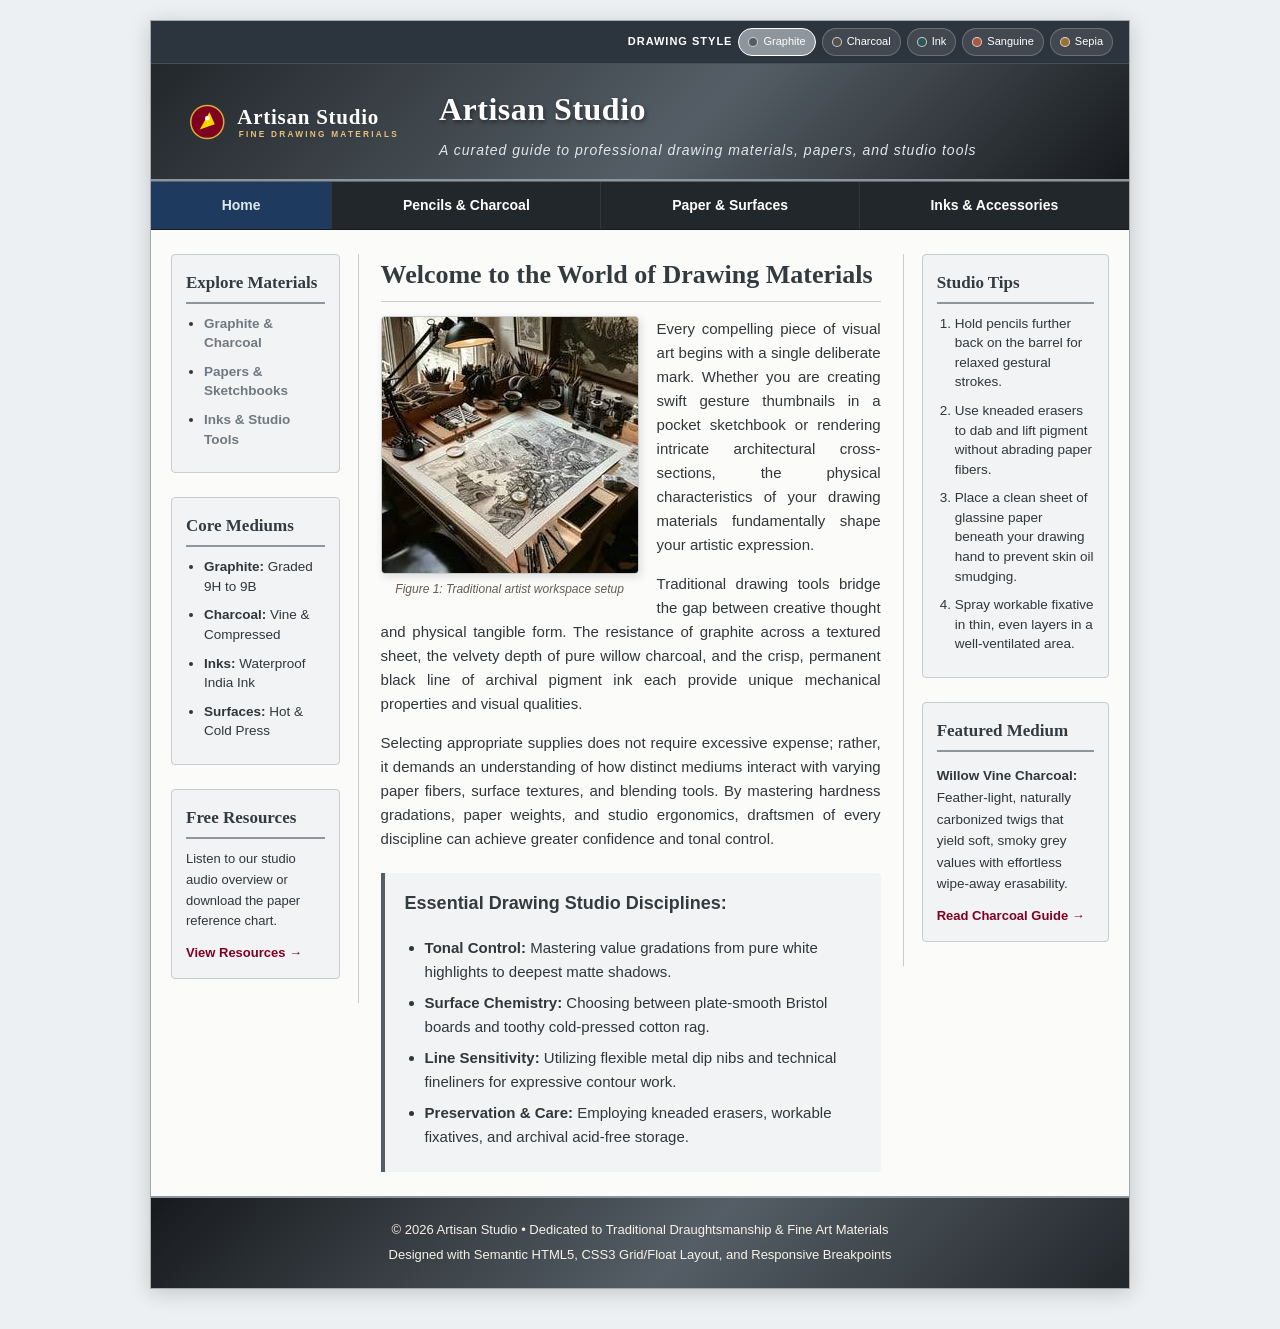
<file: index.html>
<!DOCTYPE html>
<html lang="en">

<head>
    <meta charset="UTF-8">
    <meta name="viewport" content="width=device-width, initial-scale=1.0">
    <title>Artisan Studio - Fine Drawing Materials &amp; Supplies</title>
    <!-- Stylesheets: normalize.css for browser resets, main.css for home page -->
    <link rel="stylesheet" href="styles/normalize.css">
    <link rel="stylesheet" href="styles/themes.css">
    <link rel="stylesheet" href="styles/main.css">
</head>

<body>

    <input class="drawing-style-radio" type="radio" name="drawing-style" id="drawing-style-graphite" value="graphite" checked>
    <input class="drawing-style-radio" type="radio" name="drawing-style" id="drawing-style-charcoal" value="charcoal">
    <input class="drawing-style-radio" type="radio" name="drawing-style" id="drawing-style-ink" value="ink">
    <input class="drawing-style-radio" type="radio" name="drawing-style" id="drawing-style-sanguine" value="sanguine">
    <input class="drawing-style-radio" type="radio" name="drawing-style" id="drawing-style-sepia" value="sepia">

    <!-- Fixed-width, centered page container -->
    <div class="page-container">
        <div class="drawing-style-bar" aria-label="Drawing style colors">
            <span class="drawing-style-label">Drawing Style</span>
            <label for="drawing-style-graphite"><span class="drawing-style-dot graphite"></span>Graphite</label>
            <label for="drawing-style-charcoal"><span class="drawing-style-dot charcoal"></span>Charcoal</label>
            <label for="drawing-style-ink"><span class="drawing-style-dot ink"></span>Ink</label>
            <label for="drawing-style-sanguine"><span class="drawing-style-dot sanguine"></span>Sanguine</label>
            <label for="drawing-style-sepia"><span class="drawing-style-dot sepia"></span>Sepia</label>
        </div>

        <!-- Site Header with Gradient, Logo, Title, and Tagline -->
        <header class="site-header">
            <div class="header-brand">
                <img src="images/logo.svg" alt="Artisan Studio Logo" class="site-logo">
                <div class="header-text">
                    <h1 class="site-title">Artisan Studio</h1>
                    <p class="site-tagline">A curated guide to professional drawing materials, papers, and studio tools
                    </p>
                </div>
            </div>
        </header>

        <!-- Horizontal Navigation Menu -->
        <nav class="main-nav" aria-label="Main Navigation">
            <ul>
                <li><a href="index.html" class="active">Home</a></li>
                <li><a href="graphite-charcoal.html">Pencils &amp; Charcoal</a></li>
                <li><a href="paper-surfaces.html">Paper &amp; Surfaces</a></li>
                <li><a href="pens-accessories.html">Inks &amp; Accessories</a></li>
            </ul>
        </nav>

        <!-- Three-Column Layout Container: Left Aside, Main Section, Right Aside -->
        <div class="main-wrapper">

            <!-- Sidebar A: Left Aside with Navigation Links -->
            <aside class="sidebar-left" aria-label="Quick Navigation">
                <div class="sidebar-box">
                    <h2>Explore Materials</h2>
                    <ul>
                        <li><a href="graphite-charcoal.html">Graphite &amp; Charcoal</a></li>
                        <li><a href="paper-surfaces.html">Papers &amp; Sketchbooks</a></li>
                        <li><a href="pens-accessories.html">Inks &amp; Studio Tools</a></li>
                    </ul>
                </div>

                <div class="sidebar-box">
                    <h3>Core Mediums</h3>
                    <ul>
                        <li><strong>Graphite:</strong> Graded 9H to 9B</li>
                        <li><strong>Charcoal:</strong> Vine &amp; Compressed</li>
                        <li><strong>Inks:</strong> Waterproof India Ink</li>
                        <li><strong>Surfaces:</strong> Hot &amp; Cold Press</li>
                    </ul>
                </div>

                <div class="sidebar-box">
                    <h3>Free Resources</h3>
                    <p style="font-size: 13px; margin: 0 0 8px 0;">Listen to our studio audio overview or download the
                        paper reference chart.</p>
                    <a href="paper-surfaces.html" style="font-size: 13px; font-weight: bold; color: #800020;">View
                        Resources &rarr;</a>
                </div>
            </aside>

            <!-- Main Content Section: Floated Image, Headings, and Descriptive Text -->
            <section class="main-content">
                <h2 class="content-title">Welcome to the World of Drawing Materials</h2>

                <!-- Floated Hero Image with Figure and Caption -->
                <figure class="hero-image-wrap">
                    <img src="./images/images.jpg"
                        alt="Classic artist drawing desk with graphite pencils, sketchbook, and charcoal">
                    <figcaption>Figure 1: Traditional artist workspace setup</figcaption>
                </figure>

                <p>
                    Every compelling piece of visual art begins with a single deliberate mark. Whether you are creating
                    swift gesture thumbnails in a pocket sketchbook or rendering intricate architectural cross-sections,
                    the physical characteristics of your drawing materials fundamentally shape your artistic expression.
                </p>

                <p>
                    Traditional drawing tools bridge the gap between creative thought and physical tangible form. The
                    resistance of graphite across a textured sheet, the velvety depth of pure willow charcoal, and the
                    crisp, permanent black line of archival pigment ink each provide unique mechanical properties and
                    visual qualities.
                </p>

                <p>
                    Selecting appropriate supplies does not require excessive expense; rather, it demands an
                    understanding of how distinct mediums interact with varying paper fibers, surface textures, and
                    blending tools. By mastering hardness gradations, paper weights, and studio ergonomics, draftsmen of
                    every discipline can achieve greater confidence and tonal control.
                </p>

                <!-- Unordered Feature List -->
                <div class="feature-list-box">
                    <h3>Essential Drawing Studio Disciplines:</h3>
                    <ul>
                        <li><strong>Tonal Control:</strong> Mastering value gradations from pure white highlights to
                            deepest matte shadows.</li>
                        <li><strong>Surface Chemistry:</strong> Choosing between plate-smooth Bristol boards and toothy
                            cold-pressed cotton rag.</li>
                        <li><strong>Line Sensitivity:</strong> Utilizing flexible metal dip nibs and technical
                            fineliners for expressive contour work.</li>
                        <li><strong>Preservation &amp; Care:</strong> Employing kneaded erasers, workable fixatives, and
                            archival acid-free storage.</li>
                    </ul>
                </div>
            </section>

            <!-- Sidebar B: Right Aside with Highlights & Tips -->
            <aside class="sidebar-right" aria-label="Studio Tips and Highlights">
                <div class="sidebar-box">
                    <h2>Studio Tips</h2>
                    <ol>
                        <li>Hold pencils further back on the barrel for relaxed gestural strokes.</li>
                        <li>Use kneaded erasers to dab and lift pigment without abrading paper fibers.</li>
                        <li>Place a clean sheet of glassine paper beneath your drawing hand to prevent skin oil
                            smudging.</li>
                        <li>Spray workable fixative in thin, even layers in a well-ventilated area.</li>
                    </ol>
                </div>

                <div class="sidebar-box">
                    <h3>Featured Medium</h3>
                    <p style="font-size: 13.5px; margin-bottom: 8px;">
                        <strong>Willow Vine Charcoal:</strong> Feather-light, naturally carbonized twigs that yield
                        soft, smoky grey values with effortless wipe-away erasability.
                    </p>
                    <a href="graphite-charcoal.html" style="font-size: 13px; font-weight: bold; color: #800020;">Read
                        Charcoal Guide &rarr;</a>
                </div>
            </aside>

        </div>

        <!-- Site Footer with Gradient and Character Entities -->
        <footer class="site-footer">
            <p>&copy; 2026 Artisan Studio &bull; Dedicated to Traditional Draughtsmanship &amp; Fine Art Materials</p>
            <p>Designed with Semantic HTML5, CSS3 Grid/Float Layout, and Responsive Breakpoints</p>
        </footer>

    </div>
    
   
</body>
</html>
</file>
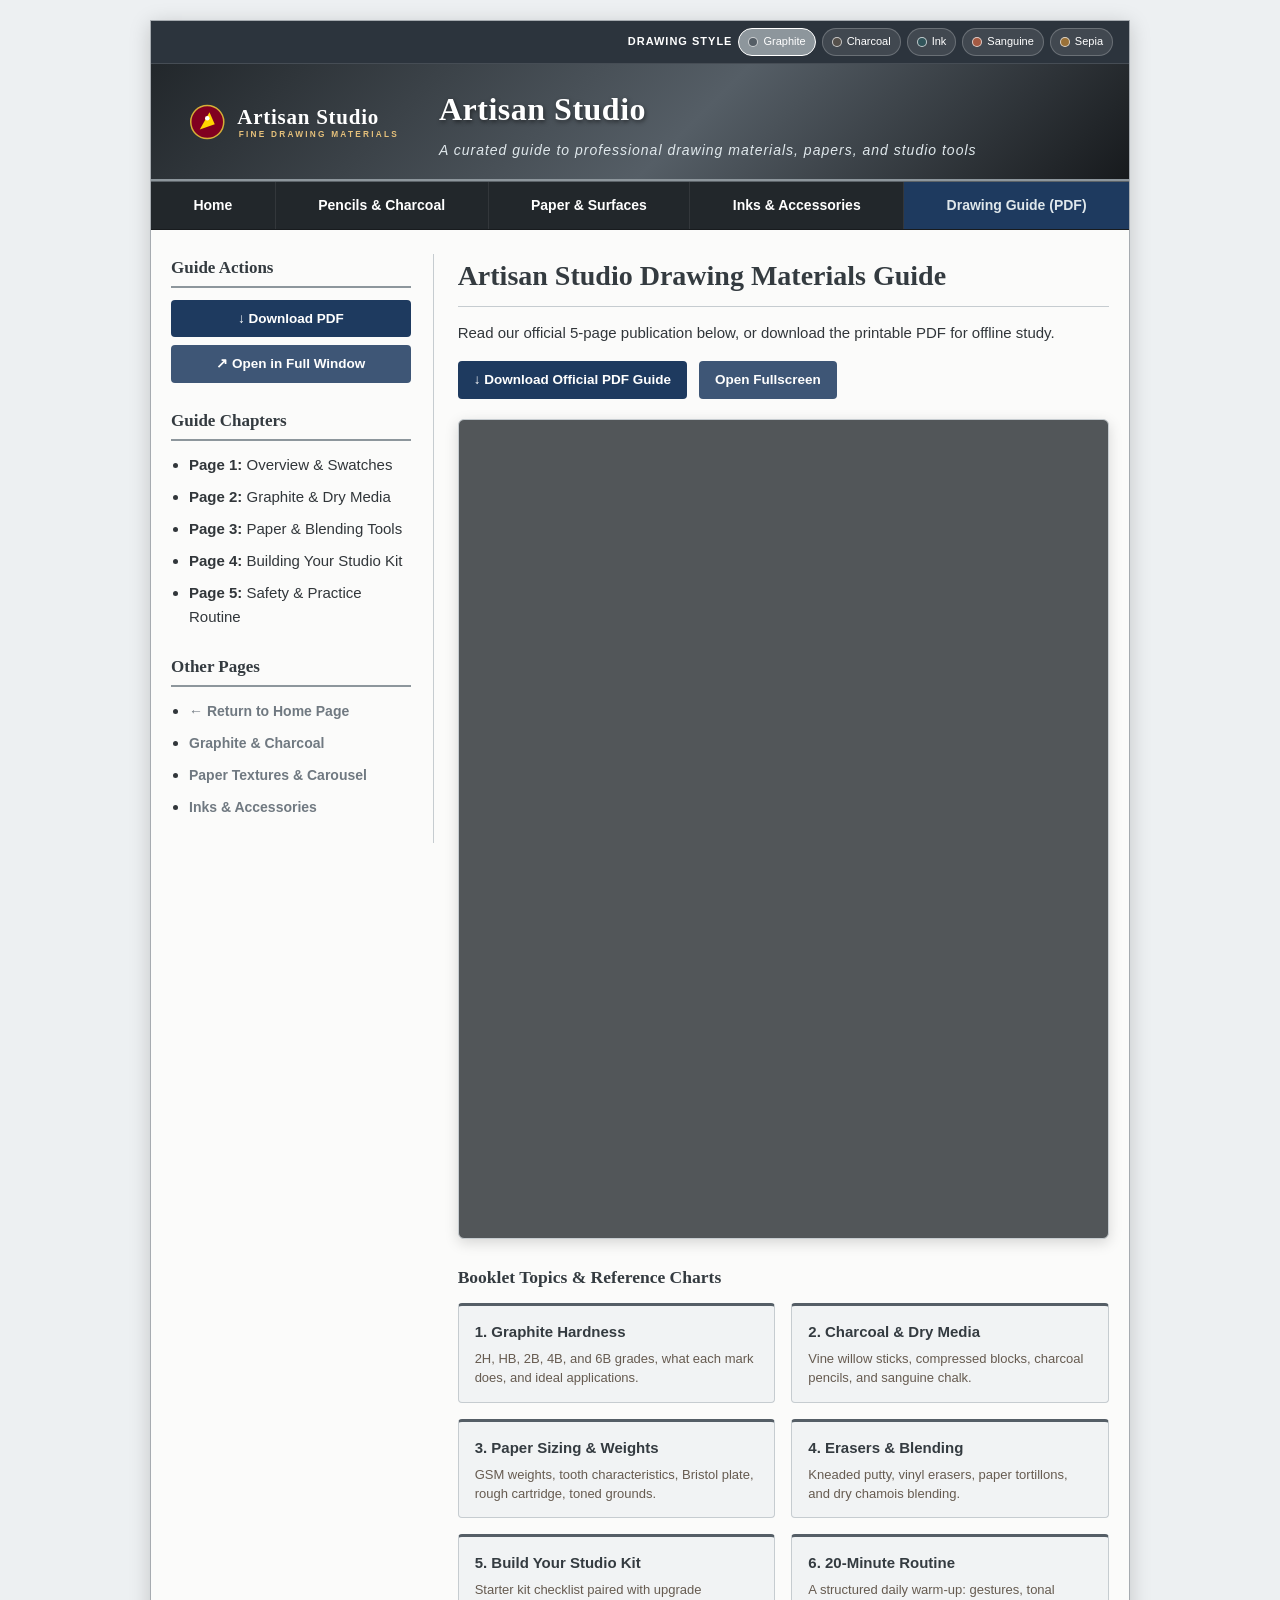
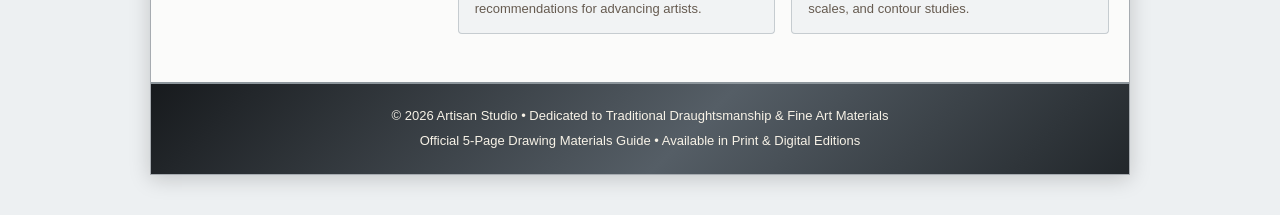
<file: guide.html>
<!DOCTYPE html>
<html lang="en">
<head>
    <meta charset="UTF-8">
    <meta name="viewport" content="width=device-width, initial-scale=1.0">
    <title>Drawing Materials Guide (PDF) - Artisan Studio</title>
    <link rel="stylesheet" href="styles/normalize.css">
    <link rel="stylesheet" href="styles/themes.css">
    <link rel="stylesheet" href="styles/content.css">
    <style>
        .pdf-viewer-wrap {
            width: 100%;
            height: 820px;
            border: 1px solid var(--box-border, #c0cad6);
            border-radius: 6px;
            box-shadow: 0 4px 14px rgba(0, 0, 0, 0.15);
            background-color: #525659;
            margin-bottom: 24px;
            overflow: hidden;
        }

        .pdf-viewer-frame {
            width: 100%;
            height: 100%;
            border: none;
        }

        .guide-highlights-grid {
            display: grid;
            grid-template-columns: repeat(auto-fit, minmax(220px, 1fr));
            gap: 16px;
            margin-bottom: 24px;
        }

        .highlight-card {
            background-color: var(--box-bg, #f0f3f7);
            border: 1px solid var(--box-border, #c0cad6);
            border-top: 3px solid var(--primary-color, #0f1f3a);
            padding: 14px 16px;
            border-radius: 4px;
            transition: all 0.3s ease;
        }

        .highlight-card h4 {
            margin: 0 0 6px 0;
            color: var(--heading-color, #0f1f3a);
            font-size: 15px;
        }

        .highlight-card p {
            margin: 0;
            font-size: 13px;
            color: #665b50;
            line-height: 1.45;
        }

        .action-button-row {
            display: flex;
            gap: 12px;
            flex-wrap: wrap;
            margin-bottom: 20px;
        }
    </style>
</head>
<body>
    <input class="drawing-style-radio" type="radio" name="drawing-style" id="drawing-style-graphite" value="graphite" checked>
    <input class="drawing-style-radio" type="radio" name="drawing-style" id="drawing-style-charcoal" value="charcoal">
    <input class="drawing-style-radio" type="radio" name="drawing-style" id="drawing-style-ink" value="ink">
    <input class="drawing-style-radio" type="radio" name="drawing-style" id="drawing-style-sanguine" value="sanguine">
    <input class="drawing-style-radio" type="radio" name="drawing-style" id="drawing-style-sepia" value="sepia">

    <div class="page-container">
        <div class="drawing-style-bar" aria-label="Drawing style colors">
            <span class="drawing-style-label">Drawing Style</span>
            <label for="drawing-style-graphite"><span class="drawing-style-dot graphite"></span>Graphite</label>
            <label for="drawing-style-charcoal"><span class="drawing-style-dot charcoal"></span>Charcoal</label>
            <label for="drawing-style-ink"><span class="drawing-style-dot ink"></span>Ink</label>
            <label for="drawing-style-sanguine"><span class="drawing-style-dot sanguine"></span>Sanguine</label>
            <label for="drawing-style-sepia"><span class="drawing-style-dot sepia"></span>Sepia</label>
        </div>

        <header class="site-header">
            <div class="header-brand">
                <img src="images/logo.svg" alt="Artisan Studio Logo" class="site-logo">
                <div class="header-text">
                    <h1 class="site-title">Artisan Studio</h1>
                    <p class="site-tagline">A curated guide to professional drawing materials, papers, and studio tools</p>
                </div>
            </div>
        </header>

        <nav class="main-nav" aria-label="Main Navigation">
            <ul>
                <li><a href="index.html">Home</a></li>
                <li><a href="graphite-charcoal.html">Pencils &amp; Charcoal</a></li>
                <li><a href="paper-surfaces.html">Paper &amp; Surfaces</a></li>
                <li><a href="pens-accessories.html">Inks &amp; Accessories</a></li>
                <li><a href="guide.html" class="active">Drawing Guide (PDF)</a></li>
            </ul>
        </nav>

        <div class="main-wrapper">

            <aside class="content-sidebar" aria-label="Guide Bookmarks and Downloads">
                <div class="sidebar-section">
                    <h2>Guide Actions</h2>
                    <div style="margin-bottom: 14px;">
                        <a href="docs/drawing-materials-guide.pdf" class="btn-action" style="display: block; text-align: center; margin-bottom: 8px;" download>
                            &darr; Download PDF
                        </a>
                        <a href="docs/drawing-materials-guide.pdf" class="btn-action" style="display: block; text-align: center; opacity: 0.85;" target="_blank">
                            &nearr; Open in Full Window
                        </a>
                    </div>
                </div>

                <div class="sidebar-section">
                    <h3>Guide Chapters</h3>
                    <ul class="resource-links">
                        <li><strong>Page 1:</strong> Overview &amp; Swatches</li>
                        <li><strong>Page 2:</strong> Graphite &amp; Dry Media</li>
                        <li><strong>Page 3:</strong> Paper &amp; Blending Tools</li>
                        <li><strong>Page 4:</strong> Building Your Studio Kit</li>
                        <li><strong>Page 5:</strong> Safety &amp; Practice Routine</li>
                    </ul>
                </div>

                <div class="sidebar-section">
                    <h3>Other Pages</h3>
                    <ul class="resource-links">
                        <li><a href="index.html">&larr; Return to Home Page</a></li>
                        <li><a href="graphite-charcoal.html">Graphite &amp; Charcoal</a></li>
                        <li><a href="paper-surfaces.html">Paper Textures &amp; Carousel</a></li>
                        <li><a href="pens-accessories.html">Inks &amp; Accessories</a></li>
                    </ul>
                </div>
            </aside>

            <section class="content-main">
                <h2 class="main-heading">Artisan Studio Drawing Materials Guide</h2>

                <p style="margin-top: 0; margin-bottom: 16px;">
                    Read our official 5-page publication below, or download the printable PDF for offline study.
                </p>

                <div class="action-button-row">
                    <a href="docs/drawing-materials-guide.pdf" class="btn-action" download>&darr; Download Official PDF Guide</a>
                    <a href="docs/drawing-materials-guide.pdf" class="btn-action" style="opacity: 0.85;" target="_blank">Open Fullscreen</a>
                </div>

                <div class="pdf-viewer-wrap">
                    <object data="docs/drawing-materials-guide.pdf#toolbar=1&navpanes=1" type="application/pdf" class="pdf-viewer-frame">
                        <iframe src="docs/drawing-materials-guide.pdf" class="pdf-viewer-frame">
                            <p>Your browser does not support embedded PDF viewing.
                                <a href="docs/drawing-materials-guide.pdf" class="btn-action">Download the PDF</a>.
                            </p>
                        </iframe>
                    </object>
                </div>

                <h3 style="font-family: Georgia, serif; color: var(--heading-color); margin-top: 24px; margin-bottom: 12px;">Booklet Topics &amp; Reference Charts</h3>
                <div class="guide-highlights-grid">
                    <div class="highlight-card">
                        <h4>1. Graphite Hardness</h4>
                        <p>2H, HB, 2B, 4B, and 6B grades, what each mark does, and ideal applications.</p>
                    </div>
                    <div class="highlight-card">
                        <h4>2. Charcoal &amp; Dry Media</h4>
                        <p>Vine willow sticks, compressed blocks, charcoal pencils, and sanguine chalk.</p>
                    </div>
                    <div class="highlight-card">
                        <h4>3. Paper Sizing &amp; Weights</h4>
                        <p>GSM weights, tooth characteristics, Bristol plate, rough cartridge, toned grounds.</p>
                    </div>
                    <div class="highlight-card">
                        <h4>4. Erasers &amp; Blending</h4>
                        <p>Kneaded putty, vinyl erasers, paper tortillons, and dry chamois blending.</p>
                    </div>
                    <div class="highlight-card">
                        <h4>5. Build Your Studio Kit</h4>
                        <p>Starter kit checklist paired with upgrade recommendations for advancing artists.</p>
                    </div>
                    <div class="highlight-card">
                        <h4>6. 20-Minute Routine</h4>
                        <p>A structured daily warm-up: gestures, tonal scales, and contour studies.</p>
                    </div>
                </div>

            </section>

        </div>

        <footer class="site-footer">
            <p>&copy; 2026 Artisan Studio &bull; Dedicated to Traditional Draughtsmanship &amp; Fine Art Materials</p>
            <p>Official 5-Page Drawing Materials Guide &bull; Available in Print &amp; Digital Editions</p>
        </footer>

    </div>

</body>
</html>
</file>
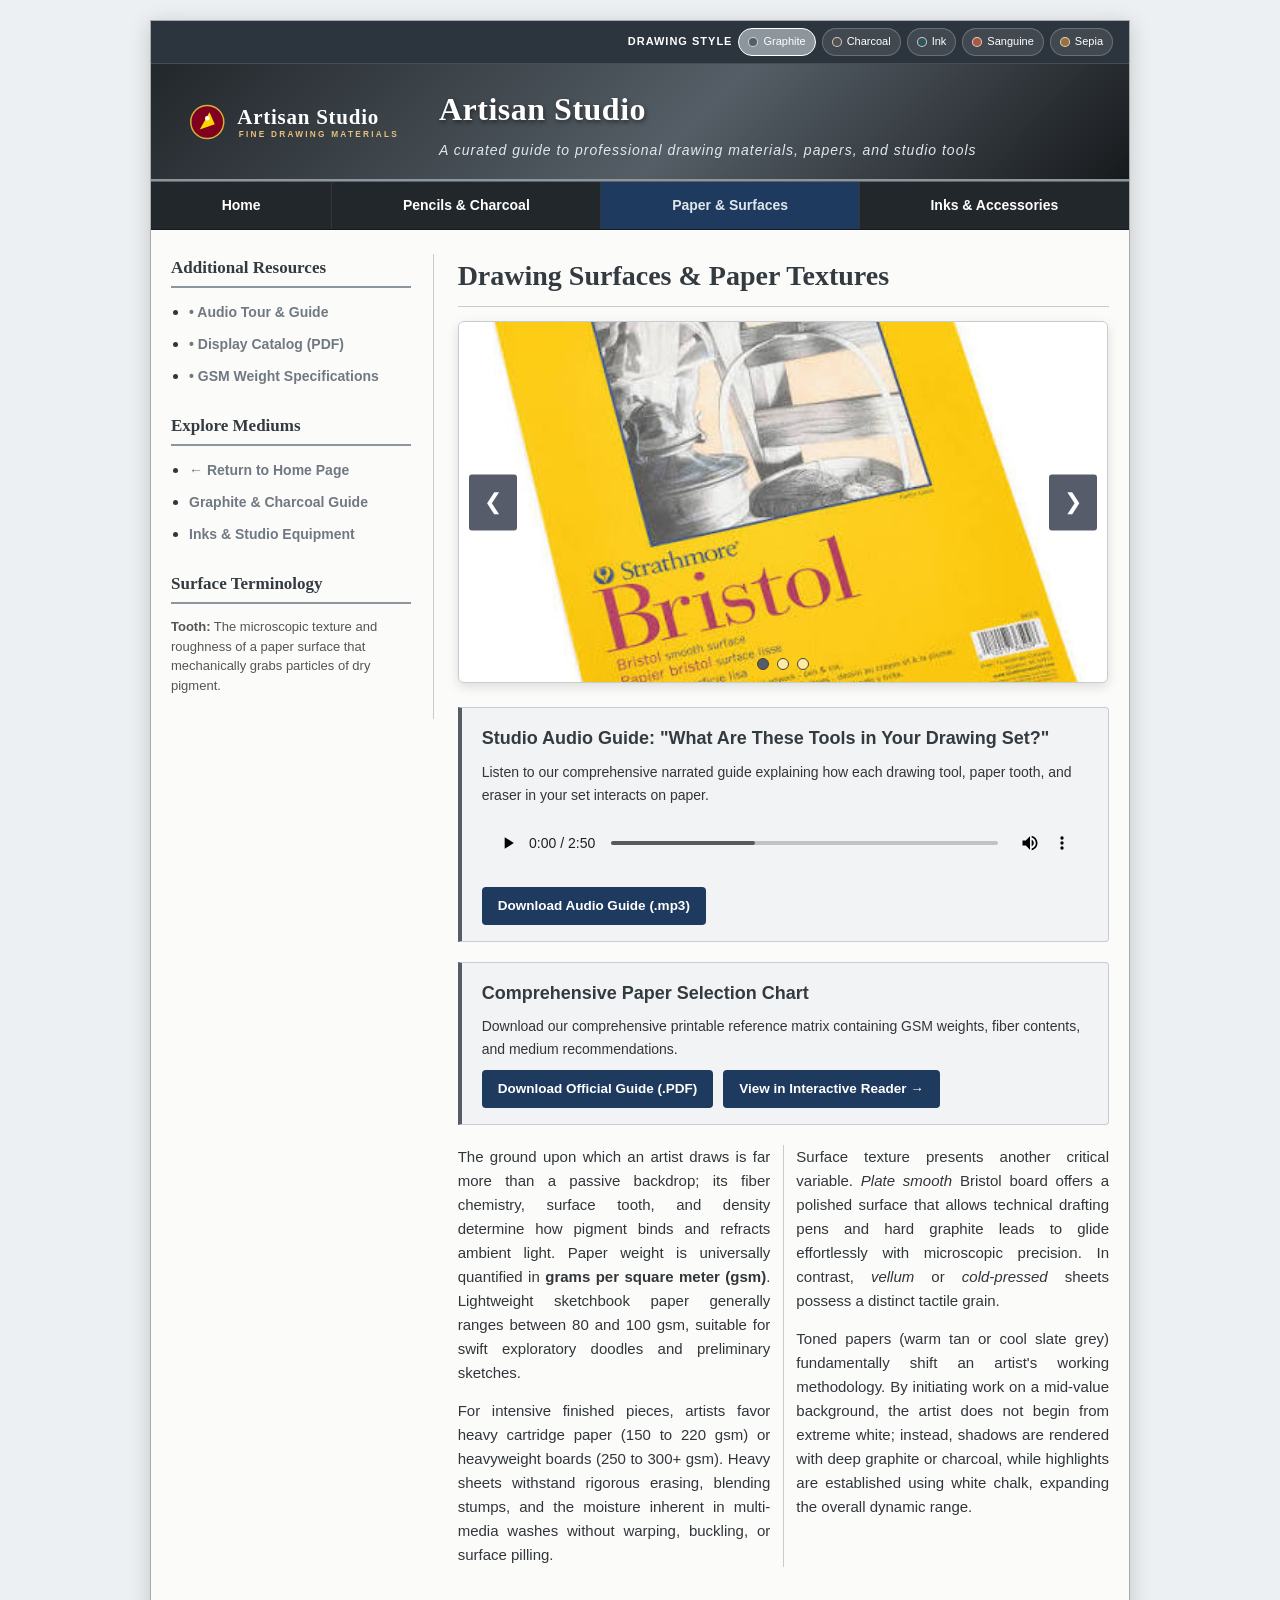
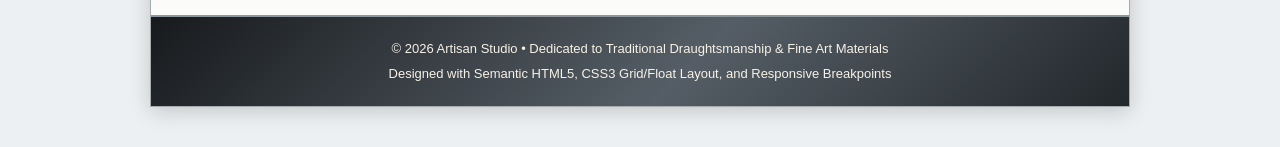
<file: paper-surfaces.html>
<!DOCTYPE html>
<html lang="en">

<head>
    <meta charset="UTF-8">
    <meta name="viewport" content="width=device-width, initial-scale=1.0">
    <title>Paper &amp; Drawing Surfaces - Artisan Studio</title>
    <!-- Stylesheets: normalize.css and content.css -->
    <link rel="stylesheet" href="styles/normalize.css">
    <link rel="stylesheet" href="styles/themes.css">
    <link rel="stylesheet" href="styles/content.css">
</head>

<body>

    <input class="drawing-style-radio" type="radio" name="drawing-style" id="drawing-style-graphite" value="graphite" checked>
    <input class="drawing-style-radio" type="radio" name="drawing-style" id="drawing-style-charcoal" value="charcoal">
    <input class="drawing-style-radio" type="radio" name="drawing-style" id="drawing-style-ink" value="ink">
    <input class="drawing-style-radio" type="radio" name="drawing-style" id="drawing-style-sanguine" value="sanguine">
    <input class="drawing-style-radio" type="radio" name="drawing-style" id="drawing-style-sepia" value="sepia">

    <!-- Fixed-width, centered container -->
    <div class="page-container">
        <div class="drawing-style-bar" aria-label="Drawing style colors">
            <span class="drawing-style-label">Drawing Style</span>
            <label for="drawing-style-graphite"><span class="drawing-style-dot graphite"></span>Graphite</label>
            <label for="drawing-style-charcoal"><span class="drawing-style-dot charcoal"></span>Charcoal</label>
            <label for="drawing-style-ink"><span class="drawing-style-dot ink"></span>Ink</label>
            <label for="drawing-style-sanguine"><span class="drawing-style-dot sanguine"></span>Sanguine</label>
            <label for="drawing-style-sepia"><span class="drawing-style-dot sepia"></span>Sepia</label>
        </div>

        <!-- Site Header with Gradient, Logo, and Title -->
        <header class="site-header">
            <div class="header-brand">
                <img src="images/logo.svg" alt="Artisan Studio Logo" class="site-logo">
                <div class="header-text">
                    <h1 class="site-title">Artisan Studio</h1>
                    <p class="site-tagline">A curated guide to professional drawing materials, papers, and studio tools
                    </p>
                </div>
            </div>
        </header>

        <!-- Horizontal Navigation Bar -->
        <nav class="main-nav" aria-label="Main Navigation">
            <ul>
                <li><a href="index.html">Home</a></li>
                <li><a href="graphite-charcoal.html">Pencils &amp; Charcoal</a></li>
                <li><a href="paper-surfaces.html" class="active">Paper &amp; Surfaces</a></li>
                <li><a href="pens-accessories.html">Inks &amp; Accessories</a></li>
            </ul>
        </nav>

        
        <div class="main-wrapper">

            <!-- Left Aside: Additional Resources (Audio & PDF) and Navigation -->
            <aside class="content-sidebar" aria-label="Sidebar Resources">
                <div class="sidebar-section">
                    <h2>Additional Resources</h2>
                    <ul class="resource-links">
                        <li><a href="./audio/vidssave.com What Are These Tools in Your Drawing Set_!_ 48KBPS.mp3"
                                download>&bull; Audio Tour &amp; Guide</a></li>
                        <li><a href="docs/drawing-materials-catalog.pdf" target="_blank">&bull; Display Catalog
                                (PDF)</a></li>
                        <li><a href="#paper-weights">&bull; GSM Weight Specifications</a></li>
                    </ul>
                </div>

                <div class="sidebar-section">
                    <h3>Explore Mediums</h3>
                    <ul class="resource-links">
                        <li><a href="index.html">&larr; Return to Home Page</a></li>
                        <li><a href="graphite-charcoal.html">Graphite &amp; Charcoal Guide</a></li>
                        <li><a href="pens-accessories.html">Inks &amp; Studio Equipment</a></li>
                    </ul>
                </div>

                <div class="sidebar-section">
                    <h3>Surface Terminology</h3>
                    <p style="font-size: 13px; line-height: 1.5; color: #555;">
                        <strong>Tooth:</strong> The microscopic texture and roughness of a paper surface that
                        mechanically grabs particles of dry pigment.
                    </p>
                </div>
            </aside>

            <!-- Main Content Section: Carousel, Media Links, and Descriptive Text -->
            <section class="content-main">
                <h2 class="main-heading">Drawing Surfaces &amp; Paper Textures</h2>

                <!-- Interactive Image Carousel Component -->
                <div class="carousel-container" aria-label="Drawing Paper Showcase Carousel">
                    <input class="carousel-radio" type="radio" name="paper-slide" id="paper-slide-1" checked>
                    <input class="carousel-radio" type="radio" name="paper-slide" id="paper-slide-2">
                    <input class="carousel-radio" type="radio" name="paper-slide" id="paper-slide-3">

                    <div class="carousel-slides">
                        <div class="carousel-slide">
                            <img src="./images/images (1).jpg" alt="Plate Smooth Bristol Board Paper">
                        </div>
                        <div class="carousel-slide">
                            <img src="./images/images (2).jpg" alt="Cold-Pressed Heavy Cartridge Textured Paper">
                        </div>
                        <div class="carousel-slide">
                            <img src="./images/toned-tan-sketch-paper-strathmore-23-x-31-cm-118-g-50-sheets.jpg"
                                alt="Toned Tan Sketching Paper with Highlights">
                        </div>
                    </div>

                    <div class="carousel-controls slide-1-controls">
                        <label class="carousel-nav-btn prev" for="paper-slide-3" aria-label="Previous Slide">&#10094;</label>
                        <label class="carousel-nav-btn next" for="paper-slide-2" aria-label="Next Slide">&#10095;</label>
                    </div>
                    <div class="carousel-controls slide-2-controls">
                        <label class="carousel-nav-btn prev" for="paper-slide-1" aria-label="Previous Slide">&#10094;</label>
                        <label class="carousel-nav-btn next" for="paper-slide-3" aria-label="Next Slide">&#10095;</label>
                    </div>
                    <div class="carousel-controls slide-3-controls">
                        <label class="carousel-nav-btn prev" for="paper-slide-2" aria-label="Previous Slide">&#10094;</label>
                        <label class="carousel-nav-btn next" for="paper-slide-1" aria-label="Next Slide">&#10095;</label>
                    </div>

                    <div class="carousel-indicators">
                        <label class="indicator-dot" for="paper-slide-1" title="Slide 1"></label>
                        <label class="indicator-dot" for="paper-slide-2" title="Slide 2"></label>
                        <label class="indicator-dot" for="paper-slide-3" title="Slide 3"></label>
                    </div>
                </div>

                <!-- Media Link Cards (Audio File & PDF File) -->
                <div class="media-card">
                    <h3>Studio Audio Guide: "What Are These Tools in Your Drawing Set?"</h3>
                    <p>
                        Listen to our comprehensive narrated guide explaining how each drawing tool, paper tooth, and
                        eraser in your set interacts on paper.
                    </p>
                    <audio controls style="width: 100%; margin-bottom: 10px;">
                        <source src="audio/drawing-audio-guide.mp3" type="audio/mpeg">
                        Your browser does not support the audio element.
                    </audio>
                    <a href="audio/drawing-audio-guide.mp3" class="btn-action"
                        download="drawing-tools-audio-guide.mp3">Download Audio Guide (.mp3)</a>
                </div>

                <div class="media-card">
                    <h3>Comprehensive Paper Selection Chart</h3>
                    <p>
                        Download our comprehensive printable reference matrix containing GSM weights, fiber contents,
                        and medium recommendations.
                    </p>
                    <a href="docs/drawing-materials-guide.pdf" class="btn-action" target="_blank">Download Official
                        Guide (.PDF)</a>
                    <a href="guide.html" class="btn-action" style="background-color: #1e3a5f; margin-left: 6px;">View in
                        Interactive Reader &rarr;</a>
                </div>

                <!-- Two-Column Article on Paper Properties -->
                <article class="two-column-article" id="paper-weights">
                    <p>
                        The ground upon which an artist draws is far more than a passive backdrop; its fiber chemistry,
                        surface tooth, and density determine how pigment binds and refracts ambient light. Paper weight
                        is universally quantified in <strong>grams per square meter (gsm)</strong>. Lightweight
                        sketchbook paper generally ranges between 80 and 100 gsm, suitable for swift exploratory doodles
                        and preliminary sketches.
                    </p>

                    <p>
                        For intensive finished pieces, artists favor heavy cartridge paper (150 to 220 gsm) or
                        heavyweight boards (250 to 300+ gsm). Heavy sheets withstand rigorous erasing, blending stumps,
                        and the moisture inherent in multi-media washes without warping, buckling, or surface pilling.
                    </p>

                    <p>
                        Surface texture presents another critical variable. <em>Plate smooth</em> Bristol board offers a
                        polished surface that allows technical drafting pens and hard graphite leads to glide
                        effortlessly with microscopic precision. In contrast, <em>vellum</em> or <em>cold-pressed</em>
                        sheets possess a distinct tactile grain.
                    </p>

                    <p>
                        Toned papers (warm tan or cool slate grey) fundamentally shift an artist's working methodology.
                        By initiating work on a mid-value background, the artist does not begin from extreme white;
                        instead, shadows are rendered with deep graphite or charcoal, while highlights are established
                        using white chalk, expanding the overall dynamic range.
                    </p>
                </article>

            </section>

        </div>

        <!-- Site Footer -->
        <footer class="site-footer">
            <p>&copy; 2026 Artisan Studio &bull; Dedicated to Traditional Draughtsmanship &amp; Fine Art Materials</p>
            <p>Designed with Semantic HTML5, CSS3 Grid/Float Layout, and Responsive Breakpoints</p>
        </footer>

    </div>
</body>

</html>
</file>
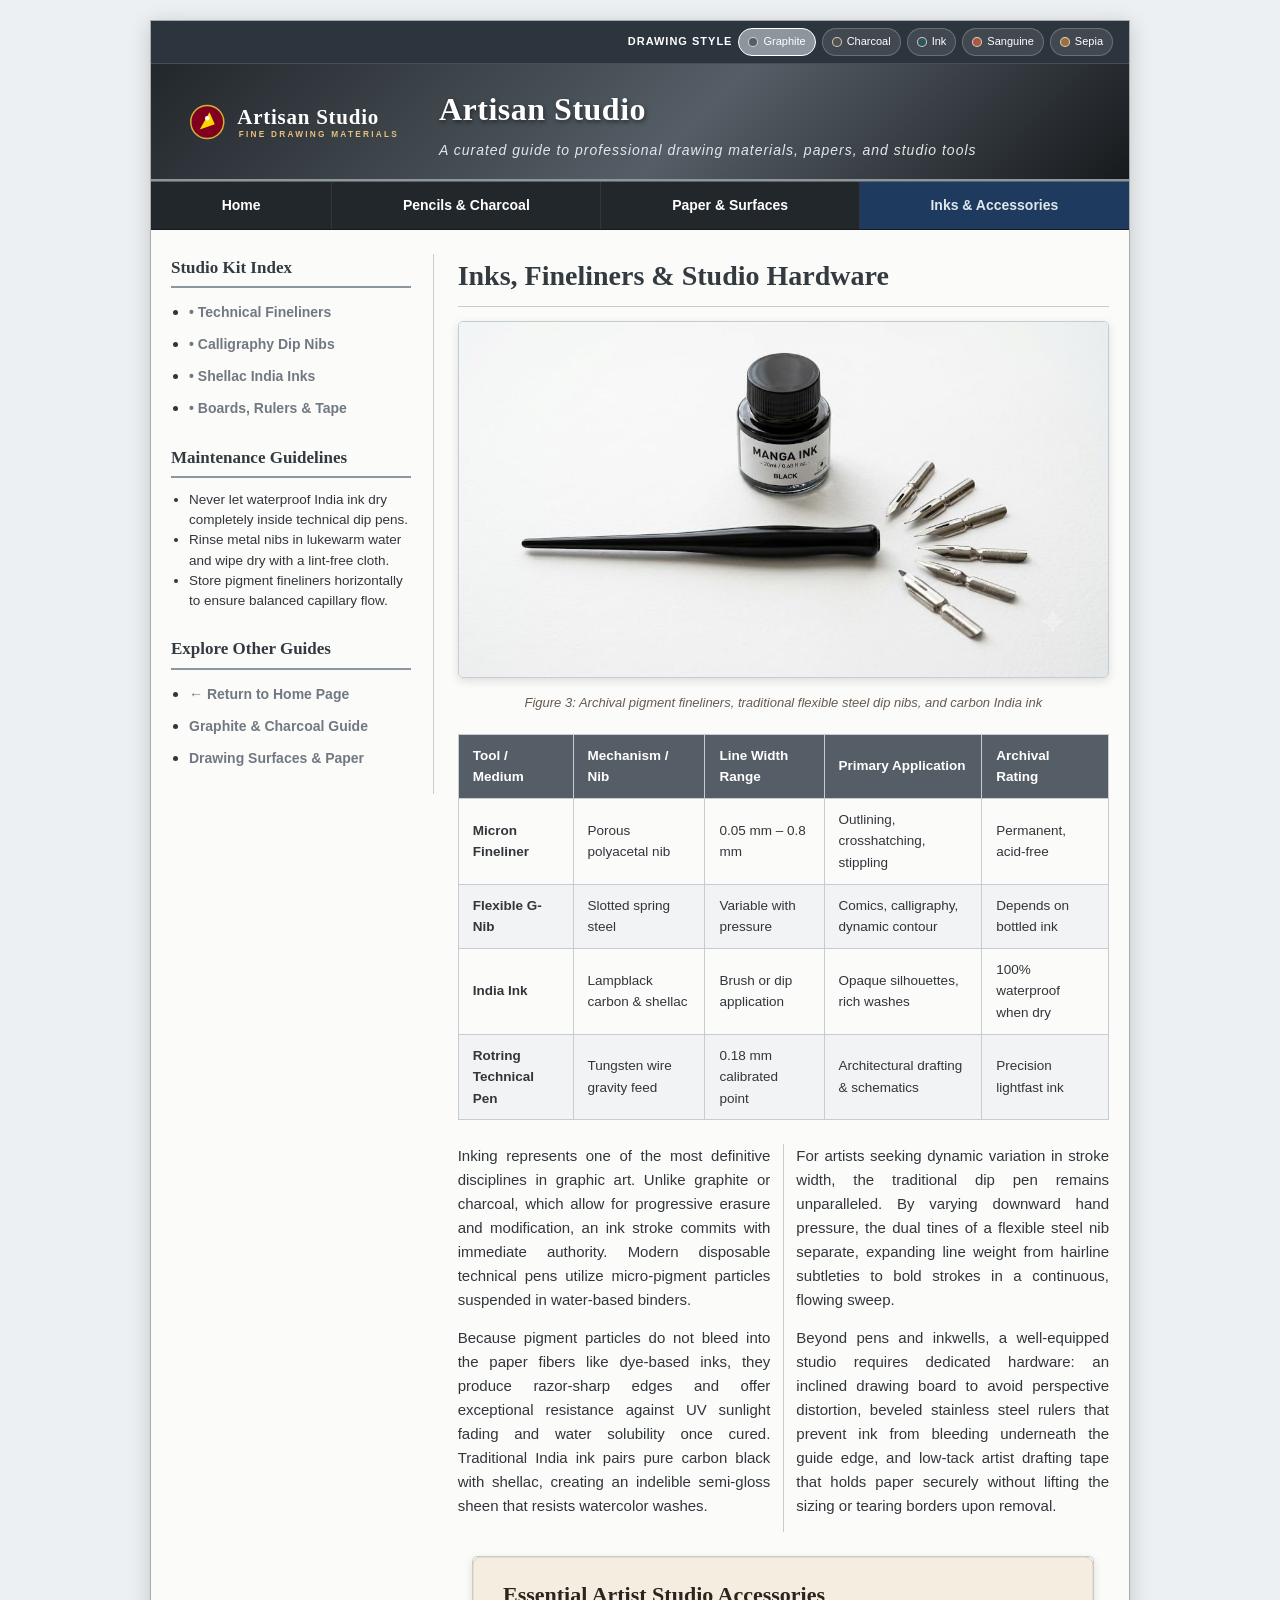
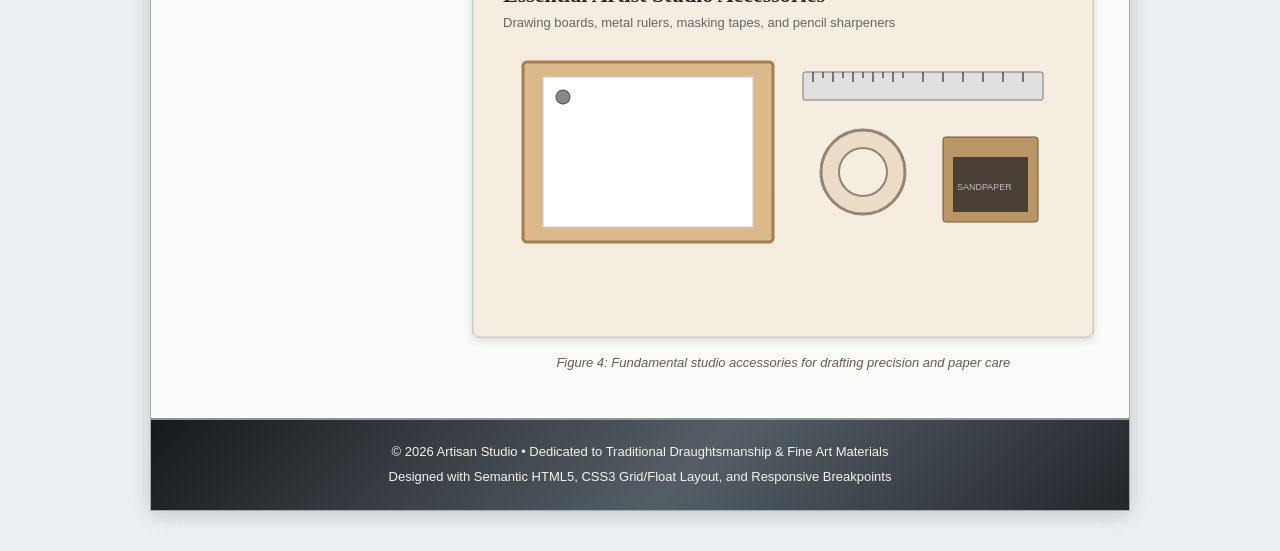
<file: pens-accessories.html>
<!DOCTYPE html>
<html lang="en">

<head>
    <meta charset="UTF-8">
    <meta name="viewport" content="width=device-width, initial-scale=1.0">
    <title>Inks &amp; Studio Accessories - Artisan Studio</title>
    <!-- Stylesheets: normalize.css and content.css -->
    <link rel="stylesheet" href="styles/normalize.css">
    <link rel="stylesheet" href="styles/themes.css">
    <link rel="stylesheet" href="styles/content.css">
</head>

<body>

    <input class="drawing-style-radio" type="radio" name="drawing-style" id="drawing-style-graphite" value="graphite" checked>
    <input class="drawing-style-radio" type="radio" name="drawing-style" id="drawing-style-charcoal" value="charcoal">
    <input class="drawing-style-radio" type="radio" name="drawing-style" id="drawing-style-ink" value="ink">
    <input class="drawing-style-radio" type="radio" name="drawing-style" id="drawing-style-sanguine" value="sanguine">
    <input class="drawing-style-radio" type="radio" name="drawing-style" id="drawing-style-sepia" value="sepia">

    <!-- Fixed-width, centered container -->
    <div class="page-container">
        <div class="drawing-style-bar" aria-label="Drawing style colors">
            <span class="drawing-style-label">Drawing Style</span>
            <label for="drawing-style-graphite"><span class="drawing-style-dot graphite"></span>Graphite</label>
            <label for="drawing-style-charcoal"><span class="drawing-style-dot charcoal"></span>Charcoal</label>
            <label for="drawing-style-ink"><span class="drawing-style-dot ink"></span>Ink</label>
            <label for="drawing-style-sanguine"><span class="drawing-style-dot sanguine"></span>Sanguine</label>
            <label for="drawing-style-sepia"><span class="drawing-style-dot sepia"></span>Sepia</label>
        </div>

        <!-- Site Header with Gradient, Logo, and Title -->
        <header class="site-header">
            <div class="header-brand">
                <img src="images/logo.svg" alt="Artisan Studio Logo" class="site-logo">
                <div class="header-text">
                    <h1 class="site-title">Artisan Studio</h1>
                    <p class="site-tagline">A curated guide to professional drawing materials, papers, and studio tools
                    </p>
                </div>
            </div>
        </header>

        <!-- Horizontal Navigation Bar -->
        <nav class="main-nav" aria-label="Main Navigation">
            <ul>
                <li><a href="index.html">Home</a></li>
                <li><a href="graphite-charcoal.html">Pencils &amp; Charcoal</a></li>
                <li><a href="paper-surfaces.html">Paper &amp; Surfaces</a></li>
                <li><a href="pens-accessories.html" class="active">Inks &amp; Accessories</a></li>
            </ul>
        </nav>

        <!-- Two-Column Layout Wrapper -->
        <div class="main-wrapper">

            <!-- Left Aside: Studio maintenance tips & links -->
            <aside class="content-sidebar" aria-label="Studio Accessories Navigation">
                <div class="sidebar-section">
                    <h2>Studio Kit Index</h2>
                    <ul class="resource-links">
                        <li><a href="#technical-pens">&bull; Technical Fineliners</a></li>
                        <li><a href="#dip-pens">&bull; Calligraphy Dip Nibs</a></li>
                        <li><a href="#india-inks">&bull; Shellac India Inks</a></li>
                        <li><a href="#studio-hardware">&bull; Boards, Rulers &amp; Tape</a></li>
                    </ul>
                </div>

                <div class="sidebar-section">
                    <h3>Maintenance Guidelines</h3>
                    <ul style="padding-left: 18px; margin: 0; font-size: 13.5px; line-height: 1.5;">
                        <li>Never let waterproof India ink dry completely inside technical dip pens.</li>
                        <li>Rinse metal nibs in lukewarm water and wipe dry with a lint-free cloth.</li>
                        <li>Store pigment fineliners horizontally to ensure balanced capillary flow.</li>
                    </ul>
                </div>

                <div class="sidebar-section">
                    <h3>Explore Other Guides</h3>
                    <ul class="resource-links">
                        <li><a href="index.html">&larr; Return to Home Page</a></li>
                        <li><a href="graphite-charcoal.html">Graphite &amp; Charcoal Guide</a></li>
                        <li><a href="paper-surfaces.html">Drawing Surfaces &amp; Paper</a></li>
                    </ul>
                </div>
            </aside>

            <!-- Main Content Section -->
            <section class="content-main">
                <h2 class="main-heading">Inks, Fineliners &amp; Studio Hardware</h2>

                <!-- Scalable Figure with Image & Caption -->
                <figure class="content-figure">
                    <img src="./images/41i+hHUEEjL.jpg" alt="Technical drawing pens, dip nibs, and India ink bottle">
                    <figcaption>Figure 3: Archival pigment fineliners, traditional flexible steel dip nibs, and carbon
                        India ink</figcaption>
                </figure>

                <!-- Comparison Table of Inking Mediums -->
                <div class="data-table-wrap">
                    <table class="comparison-table"
                        summary="Detailed comparison of technical drawing pens and inking tools">
                        <thead>
                            <tr>
                                <th>Tool / Medium</th>
                                <th>Mechanism / Nib</th>
                                <th>Line Width Range</th>
                                <th>Primary Application</th>
                                <th>Archival Rating</th>
                            </tr>
                        </thead>
                        <tbody>
                            <tr>
                                <td><strong>Micron Fineliner</strong></td>
                                <td>Porous polyacetal nib</td>
                                <td>0.05 mm &ndash; 0.8 mm</td>
                                <td>Outlining, crosshatching, stippling</td>
                                <td>Permanent, acid-free</td>
                            </tr>
                            <tr>
                                <td><strong>Flexible G-Nib</strong></td>
                                <td>Slotted spring steel</td>
                                <td>Variable with pressure</td>
                                <td>Comics, calligraphy, dynamic contour</td>
                                <td>Depends on bottled ink</td>
                            </tr>
                            <tr>
                                <td><strong>India Ink</strong></td>
                                <td>Lampblack carbon &amp; shellac</td>
                                <td>Brush or dip application</td>
                                <td>Opaque silhouettes, rich washes</td>
                                <td>100% waterproof when dry</td>
                            </tr>
                            <tr>
                                <td><strong>Rotring Technical Pen</strong></td>
                                <td>Tungsten wire gravity feed</td>
                                <td>0.18 mm calibrated point</td>
                                <td>Architectural drafting &amp; schematics</td>
                                <td>Precision lightfast ink</td>
                            </tr>
                        </tbody>
                    </table>
                </div>

                <!-- Two-Column Article on Ink Chemistry and Studio Tools -->
                <article class="two-column-article">
                    <p id="technical-pens">
                        Inking represents one of the most definitive disciplines in graphic art. Unlike graphite or
                        charcoal, which allow for progressive erasure and modification, an ink stroke commits with
                        immediate authority. Modern disposable technical pens utilize micro-pigment particles suspended
                        in water-based binders.
                    </p>

                    <p id="india-inks">
                        Because pigment particles do not bleed into the paper fibers like dye-based inks, they produce
                        razor-sharp edges and offer exceptional resistance against UV sunlight fading and water
                        solubility once cured. Traditional India ink pairs pure carbon black with shellac, creating an
                        indelible semi-gloss sheen that resists watercolor washes.
                    </p>

                    <p id="dip-pens">
                        For artists seeking dynamic variation in stroke width, the traditional dip pen remains
                        unparalleled. By varying downward hand pressure, the dual tines of a flexible steel nib
                        separate, expanding line weight from hairline subtleties to bold strokes in a continuous,
                        flowing sweep.
                    </p>

                    <p id="studio-hardware">
                        Beyond pens and inkwells, a well-equipped studio requires dedicated hardware: an inclined
                        drawing board to avoid perspective distortion, beveled stainless steel rulers that prevent ink
                        from bleeding underneath the guide edge, and low-tack artist drafting tape that holds paper
                        securely without lifting the sizing or tearing borders upon removal.
                    </p>
                </article>

                <!-- Studio Hardware Figure -->
                <figure class="content-figure">
                    <img src="images/tools-collection.svg"
                        alt="Essential artist studio setup including drawing board, steel ruler, tape, and pointer">
                    <figcaption>Figure 4: Fundamental studio accessories for drafting precision and paper care
                    </figcaption>
                </figure>

            </section>

        </div>

     
        <footer class="site-footer">
            <p>&copy; 2026 Artisan Studio &bull; Dedicated to Traditional Draughtsmanship &amp; Fine Art Materials</p>
            <p>Designed with Semantic HTML5, CSS3 Grid/Float Layout, and Responsive Breakpoints</p>
        </footer>

    </div>

    <!-- Interactive Theme Switcher Script -->
</body>
</html>
</file>
<file: styles/themes.css>
.drawing-style-radio {
    position: absolute;
    opacity: 0;
    pointer-events: none;
}

:root,
.drawing-style-radio[value="graphite"]:checked ~ .page-container,
.drawing-style-radio[value="graphite"]:checked ~ .studio-container {
    --body-bg: #edf0f2;
    --container-bg: #fbfbfa;
    --container-border: #a6abb0;
    --header-gradient: linear-gradient(135deg, #22272b 0%, #555e66 55%, #171a1d 100%);
    --footer-gradient: linear-gradient(135deg, #171a1d 0%, #555e66 55%, #22272b 100%);
    --nav-bg: #22272b;
    --nav-border: #5c6369;
    --nav-active-text: #dfe7eb;
    --accent-color: #8d969c;
    --accent-hover: #eef2f4;
    --heading-color: #343b40;
    --text-color: #31363a;
    --box-bg: #f1f3f4;
    --box-border: #c6ccd0;
    --primary-color: #555e66;
    --primary-light: #707981;
    --tagline-color: #dfe7eb;
}

.drawing-style-radio[value="charcoal"]:checked ~ .page-container,
.drawing-style-radio[value="charcoal"]:checked ~ .studio-container {
    --body-bg: #d8d4cd;
    --container-bg: #f5f1ea;
    --container-border: #8a8580;
    --header-gradient: linear-gradient(135deg, #252321 0%, #55504b 55%, #181716 100%);
    --footer-gradient: linear-gradient(135deg, #181716 0%, #55504b 55%, #252321 100%);
    --nav-bg: #2d2a27;
    --nav-border: #625d57;
    --nav-active-bg: #55504b;
    --nav-active-text: #e3c9a8;
    --accent-color: #a38f78;
    --accent-hover: #eedbc2;
    --heading-color: #3e3934;
    --text-color: #302e2b;
    --box-bg: #ece7df;
    --box-border: #bbb2a7;
    --primary-color: #55504b;
    --primary-light: #756e66;
    --tagline-color: #e9d9c4;
}

.drawing-style-radio[value="ink"]:checked ~ .page-container,
.drawing-style-radio[value="ink"]:checked ~ .studio-container {
    --body-bg: #dce5e8;
    --container-bg: #f8fbfb;
    --container-border: #789096;
    --header-gradient: linear-gradient(135deg, #17252a 0%, #31545a 55%, #0d1719 100%);
    --footer-gradient: linear-gradient(135deg, #0d1719 0%, #31545a 55%, #17252a 100%);
    --nav-bg: #17252a;
    --nav-border: #3d5960;
    --nav-active-bg: #31545a;
    --nav-active-text: #a8dfe7;
    --accent-color: #5e9299;
    --accent-hover: #cef5fa;
    --heading-color: #24484f;
    --text-color: #263136;
    --box-bg: #edf4f5;
    --box-border: #b0c5c8;
    --primary-color: #31545a;
    --primary-light: #4d747a;
    --tagline-color: #c5edf2;
}

.drawing-style-radio[value="sanguine"]:checked ~ .page-container,
.drawing-style-radio[value="sanguine"]:checked ~ .studio-container {
    --body-bg: #ead9d1;
    --container-bg: #fffaf7;
    --container-border: #bd8f7d;
    --header-gradient: linear-gradient(135deg, #55281e 0%, #a45a43 55%, #35140e 100%);
    --footer-gradient: linear-gradient(135deg, #35140e 0%, #a45a43 55%, #55281e 100%);
    --nav-bg: #4a261d;
    --nav-border: #765142;
    --nav-active-bg: #a45a43;
    --nav-active-text: #ffe1ce;
    --accent-color: #c98a70;
    --accent-hover: #fff0df;
    --heading-color: #743a2b;
    --text-color: #4a352f;
    --box-bg: #f7eee9;
    --box-border: #dabaaa;
    --primary-color: #8c4937;
    --primary-light: #b36a53;
    --tagline-color: #f7d3bc;
}

.drawing-style-radio[value="sepia"]:checked ~ .page-container,
.drawing-style-radio[value="sepia"]:checked ~ .studio-container {
    --body-bg: #e3d5b8;
    --container-bg: #fffaf0;
    --container-border: #ad9669;
    --header-gradient: linear-gradient(135deg, #563d20 0%, #9a7138 55%, #38230f 100%);
    --footer-gradient: linear-gradient(135deg, #38230f 0%, #9a7138 55%, #563d20 100%);
    --nav-bg: #4b3822;
    --nav-border: #715936;
    --nav-active-bg: #9a7138;
    --nav-active-text: #ffedb5;
    --accent-color: #c8a76a;
    --accent-hover: #fff1bd;
    --heading-color: #76522c;
    --text-color: #4b4030;
    --box-bg: #f5edda;
    --box-border: #d1c19d;
    --primary-color: #82612f;
    --primary-light: #a17d42;
    --tagline-color: #f6dda6;
}

.drawing-style-bar {
    display: flex;
    align-items: center;
    justify-content: flex-end;
    gap: 6px;
    flex-wrap: wrap;
    padding: 7px 16px;
    background: rgba(17, 26, 36, 0.88);
    border-bottom: 1px solid rgba(255, 255, 255, 0.12);
}

.drawing-style-label {
    color: #fff;
    font-size: 11px;
    font-weight: 700;
    letter-spacing: 1px;
    text-transform: uppercase;
}

.drawing-style-bar label {
    display: inline-flex;
    align-items: center;
    gap: 5px;
    padding: 4px 9px;
    border: 1px solid rgba(255, 255, 255, 0.22);
    border-radius: 18px;
    background: rgba(255, 255, 255, 0.10);
    color: #fff;
    font-size: 11px;
    cursor: pointer;
}

.drawing-style-bar label:hover { background: rgba(255, 255, 255, 0.24); }
.drawing-style-dot {
    width: 10px;
    height: 10px;
    border-radius: 50%;
    border: 1px solid rgba(255, 255, 255, 0.7);
}
.drawing-style-dot.graphite { background: #555e66; }
.drawing-style-dot.charcoal { background: #55504b; }
.drawing-style-dot.ink { background: #31545a; }
.drawing-style-dot.sanguine { background: #a45a43; }
.drawing-style-dot.sepia { background: #9a7138; }

#drawing-style-graphite:checked ~ .page-container label[for="drawing-style-graphite"],
#drawing-style-charcoal:checked ~ .page-container label[for="drawing-style-charcoal"],
#drawing-style-ink:checked ~ .page-container label[for="drawing-style-ink"],
#drawing-style-sanguine:checked ~ .page-container label[for="drawing-style-sanguine"],
#drawing-style-sepia:checked ~ .page-container label[for="drawing-style-sepia"],
#drawing-style-graphite:checked ~ .studio-container label[for="drawing-style-graphite"],
#drawing-style-charcoal:checked ~ .studio-container label[for="drawing-style-charcoal"],
#drawing-style-ink:checked ~ .studio-container label[for="drawing-style-ink"],
#drawing-style-sanguine:checked ~ .studio-container label[for="drawing-style-sanguine"],
#drawing-style-sepia:checked ~ .studio-container label[for="drawing-style-sepia"] {
    background: var(--accent-color);
    border-color: #fff;
}

footer.site-footer {
    background: var(--footer-gradient);
    color: #fffaf0;
    border-top: 2px solid var(--accent-color);
}

body:has(#drawing-style-graphite:checked) { background-color: #edf0f2; }
body:has(#drawing-style-charcoal:checked) { background-color: #d8d4cd; }
body:has(#drawing-style-ink:checked) { background-color: #dce5e8; }
body:has(#drawing-style-sanguine:checked) { background-color: #ead9d1; }
body:has(#drawing-style-sepia:checked) { background-color: #e3d5b8; }

.studio-container {
    background: var(--container-bg);
    border-color: var(--container-border);
}

.studio-header {
    background: var(--header-gradient) !important;
    border-bottom-color: var(--accent-color) !important;
}

.studio-navbar {
    background: var(--nav-bg) !important;
    border-bottom-color: var(--nav-border) !important;
}

.studio-navbar .nav-link:hover,
.studio-navbar .nav-link.active {
    background: var(--nav-active-bg) !important;
    color: var(--nav-active-text) !important;
}

.studio-footer {
    background: var(--footer-gradient);
    border-top-color: var(--accent-color);
}
</file>
<file: styles/main.css>
/* ==========================================================================
   Artisan Studio - Home Page Stylesheet (main.css)
   Layout: Three-column layout (Sidebar A, Main Section, Sidebar B)
   With Dynamic Studio Color Themes & CSS Variables
   ========================================================================== */

@import url("themes.css");

* {
    box-sizing: border-box;
}

body {
    font-family: "Segoe UI", -apple-system, BlinkMacSystemFont, Roboto, "Helvetica Neue", Arial, sans-serif;
    font-size: 15px;
    line-height: 1.6;
    color: var(--text-color, #2b2b2b);
    background-color: var(--body-bg, #e2e8f0);
    margin: 0;
    padding: 20px 0 40px 0;
    transition: background-color 0.3s ease, color 0.3s ease;
}

/* --------------------------------------------------------------------------
   Page Container (Fixed width & centered)
   -------------------------------------------------------------------------- */
.page-container {
    width: 980px;
    max-width: 95%;
    margin: 0 auto;
    background-color: var(--container-bg, #ffffff);
    box-shadow: 0 4px 20px rgba(0, 0, 0, 0.18);
    border: 1px solid var(--container-border, #b0bec5);
    transition: all 0.3s ease;
}

/* --------------------------------------------------------------------------
   Header with Gradient & Typography
   -------------------------------------------------------------------------- */
header.site-header {
    background: var(--header-gradient);
    padding: 20px 30px 18px 30px;
    color: #ffffff;
    border-bottom: 2px solid var(--accent-color, #d4af37);
    transition: background 0.4s ease;
}

.header-brand {
    display: flex;
    align-items: center;
    gap: 18px;
}

.site-logo {
    height: 60px;
    width: auto;
    display: block;
}

.header-text h1.site-title {
    font-family: Georgia, "Times New Roman", serif;
    font-size: 32px;
    font-weight: 700;
    margin: 0;
    letter-spacing: 0.5px;
    color: #ffffff;
    text-shadow: 1px 2px 4px rgba(0, 0, 0, 0.5);
}

.header-text p.site-tagline {
    font-size: 14px;
    font-style: italic;
    color: var(--tagline-color, #f3d79b);
    margin: 4px 0 0 0;
    letter-spacing: 1px;
}

/* --------------------------------------------------------------------------
   Horizontal Navigation Menu
   -------------------------------------------------------------------------- */
nav.main-nav {
    background-color: var(--nav-bg, #111a24);
    border-top: 1px solid var(--nav-border, #223244);
    border-bottom: 1px solid rgba(0, 0, 0, 0.3);
}

nav.main-nav ul {
    list-style-type: none;
    margin: 0;
    padding: 0;
    display: flex;
    flex-wrap: wrap;
}

nav.main-nav li {
    flex: 1 1 auto;
    text-align: center;
    border-right: 1px solid rgba(255, 255, 255, 0.08);
}

nav.main-nav li:last-child {
    border-right: none;
}

nav.main-nav a {
    display: block;
    padding: 12px 16px;
    color: #ffffff;
    text-decoration: none;
    font-weight: 600;
    font-size: 14px;
    transition: background-color 0.2s ease, color 0.2s ease;
}

nav.main-nav a:hover,
nav.main-nav a:focus {
    background-color: var(--nav-active-bg, #1e3a5f);
    color: var(--nav-active-text, #ffd700);
}

nav.main-nav a.active {
    background-color: var(--nav-active-bg, #1e3a5f);
    color: var(--nav-active-text, #ffd700);
}

/* --------------------------------------------------------------------------
   Three-Column Layout Container
   -------------------------------------------------------------------------- */
.main-wrapper {
    padding: 24px 20px;
}

.main-wrapper::after {
    content: "";
    display: table;
    clear: both;
}

/* Left Sidebar (Sidebar A) */
aside.sidebar-left {
    float: left;
    width: 20%;
    padding-right: 18px;
    border-right: 1px solid var(--box-border, #e2e8f0);
}

/* Center Content (Main Section) */
section.main-content {
    float: left;
    width: 58%;
    padding: 0 22px;
}

/* Right Sidebar (Sidebar B) */
aside.sidebar-right {
    float: right;
    width: 22%;
    padding-left: 18px;
    border-left: 1px solid var(--box-border, #e2e8f0);
}

/* --------------------------------------------------------------------------
   Sidebar Components & Navigation Lists
   -------------------------------------------------------------------------- */
.sidebar-box {
    margin-bottom: 24px;
    background-color: var(--box-bg, #f8fafc);
    border: 1px solid var(--box-border, #e2e8f0);
    padding: 14px;
    border-radius: 4px;
    transition: all 0.3s ease;
}

.sidebar-box h2,
.sidebar-box h3 {
    font-family: Georgia, serif;
    font-size: 17px;
    color: var(--heading-color, #1e3a5f);
    margin-top: 0;
    margin-bottom: 10px;
    padding-bottom: 6px;
    border-bottom: 2px solid var(--accent-color, #d4af37);
    transition: color 0.3s ease;
}

.sidebar-box ul,
.sidebar-box ol {
    margin: 0;
    padding-left: 18px;
}

.sidebar-box li {
    margin-bottom: 9px;
    font-size: 13.5px;
    line-height: 1.45;
}

.sidebar-box a {
    color: var(--primary-light, #1e3a5f);
    text-decoration: none;
    font-weight: 600;
}

.sidebar-box a:hover {
    color: var(--primary-color, #0f1f33);
    text-decoration: underline;
}

/* --------------------------------------------------------------------------
   Main Content Elements (Headings, Floated Images, Text)
   -------------------------------------------------------------------------- */
section.main-content h2.content-title {
    font-family: Georgia, serif;
    font-size: 26px;
    color: var(--heading-color, #1e3a5f);
    margin-top: 0;
    margin-bottom: 14px;
    border-bottom: 1px solid var(--box-border, #e2e8f0);
    padding-bottom: 6px;
    transition: color 0.3s ease;
}

.hero-image-wrap {
    float: left;
    margin: 0 18px 14px 0;
    max-width: 290px;
}

.hero-image-wrap img {
    width: 100%;
    height: auto;
    display: block;
    border: 1px solid var(--box-border, #cbd5e1);
    box-shadow: 2px 3px 8px rgba(0, 0, 0, 0.12);
    border-radius: 4px;
}

.hero-image-wrap figcaption {
    font-size: 12px;
    color: #665b50;
    margin-top: 6px;
    text-align: center;
    font-style: italic;
}

section.main-content p {
    margin-bottom: 14px;
    text-align: justify;
}

.feature-list-box {
    clear: both;
    margin-top: 22px;
    padding: 16px 20px;
    background-color: var(--box-bg, #f8fafc);
    border-left: 4px solid var(--primary-color, #1e3a5f);
    border-radius: 0 4px 4px 0;
    transition: border-left-color 0.3s ease;
}

.feature-list-box h3 {
    margin-top: 0;
    color: var(--heading-color, #1e3a5f);
    font-size: 18px;
}

.feature-list-box ul {
    margin: 0;
    padding-left: 20px;
}

.feature-list-box li {
    margin-bottom: 7px;
}

/* --------------------------------------------------------------------------
   Footer with Gradient & Character Entities
   -------------------------------------------------------------------------- */
footer.site-footer {
    clear: both;
    background: var(--footer-gradient);
    color: #f7f2e7;
    text-align: center;
    padding: 18px 20px;
    font-size: 13px;
    border-top: 2px solid var(--accent-color, #d4af37);
    transition: background 0.4s ease;
}

footer.site-footer p {
    margin: 4px 0;
}

footer.site-footer a {
    color: var(--accent-hover, #ffd700);
    text-decoration: none;
}

footer.site-footer a:hover {
    text-decoration: underline;
}

/* --------------------------------------------------------------------------
   Responsive Media Queries
   -------------------------------------------------------------------------- */
@media screen and (max-width: 860px) {
    .page-container {
        width: 100%;
        border: none;
    }

    aside.sidebar-left {
        width: 25%;
    }

    section.main-content {
        width: 75%;
        border-right: none;
        padding-right: 0;
    }

    aside.sidebar-right {
        float: none;
        clear: both;
        width: 100%;
        padding-left: 0;
        border-left: none;
        border-top: 1px solid var(--box-border, #e2e8f0);
        margin-top: 20px;
        padding-top: 20px;
    }
}

@media screen and (max-width: 650px) {
    body {
        padding: 0;
    }

    .theme-switch-bar {
        justify-content: center;
        flex-wrap: wrap;
    }

    .header-brand {
        flex-direction: column;
        text-align: center;
    }

    nav.main-nav ul {
        flex-direction: column;
    }

    nav.main-nav li {
        border-right: none;
        border-bottom: 1px solid rgba(255, 255, 255, 0.08);
    }

    aside.sidebar-left,
    section.main-content,
    aside.sidebar-right {
        float: none;
        width: 100%;
        padding: 0;
        border: none;
    }

    aside.sidebar-left {
        margin-bottom: 20px;
        border-bottom: 1px solid var(--box-border, #e2e8f0);
        padding-bottom: 15px;
    }

    .hero-image-wrap {
        float: none;
        max-width: 100%;
        margin: 0 0 16px 0;
    }
}
</file>
<file: styles/content.css>
/* ==========================================================================
   Artisan Studio - Content Pages Stylesheet (content.css)
   Layout: Two-column layout (Sidebar Aside + Main Section)
   With Dynamic Studio Color Themes & CSS Variables
   ========================================================================== */

@import url("themes.css");

* {
    box-sizing: border-box;
}

body {
    font-family: "Segoe UI", -apple-system, BlinkMacSystemFont, Roboto, "Helvetica Neue", Arial, sans-serif;
    font-size: 15px;
    line-height: 1.6;
    color: var(--text-color, #2b2b2b);
    background-color: var(--body-bg, #e2e8f0);
    margin: 0;
    padding: 20px 0 40px 0;
    transition: background-color 0.3s ease, color 0.3s ease;
}

.page-container {
    width: 980px;
    max-width: 95%;
    margin: 0 auto;
    background-color: var(--container-bg, #ffffff);
    box-shadow: 0 4px 20px rgba(0, 0, 0, 0.18);
    border: 1px solid var(--container-border, #b0bec5);
    transition: all 0.3s ease;
}

/* --------------------------------------------------------------------------
   Header with Gradient
   -------------------------------------------------------------------------- */
header.site-header {
    background: var(--header-gradient);
    padding: 20px 30px 18px 30px;
    color: #ffffff;
    border-bottom: 2px solid var(--accent-color, #d4af37);
    transition: background 0.4s ease;
}

.header-brand {
    display: flex;
    align-items: center;
    gap: 18px;
}

.site-logo {
    height: 60px;
    width: auto;
    display: block;
}

.header-text h1.site-title {
    font-family: Georgia, "Times New Roman", serif;
    font-size: 32px;
    font-weight: 700;
    margin: 0;
    letter-spacing: 0.5px;
    color: #ffffff;
    text-shadow: 1px 2px 4px rgba(0, 0, 0, 0.5);
}

.header-text p.site-tagline {
    font-size: 14px;
    font-style: italic;
    color: var(--tagline-color, #f3d79b);
    margin: 4px 0 0 0;
    letter-spacing: 1px;
}

/* --------------------------------------------------------------------------
   Horizontal Navigation Menu
   -------------------------------------------------------------------------- */
nav.main-nav {
    background-color: var(--nav-bg, #111a24);
    border-top: 1px solid var(--nav-border, #223244);
    border-bottom: 1px solid rgba(0, 0, 0, 0.3);
}

nav.main-nav ul {
    list-style-type: none;
    margin: 0;
    padding: 0;
    display: flex;
    flex-wrap: wrap;
}

nav.main-nav li {
    flex: 1 1 auto;
    text-align: center;
    border-right: 1px solid rgba(255, 255, 255, 0.08);
}

nav.main-nav li:last-child {
    border-right: none;
}

nav.main-nav a {
    display: block;
    padding: 12px 16px;
    color: #ffffff;
    text-decoration: none;
    font-weight: 600;
    font-size: 14px;
    transition: background-color 0.2s ease, color 0.2s ease;
}

nav.main-nav a:hover,
nav.main-nav a:focus {
    background-color: var(--nav-active-bg, #1e3a5f);
    color: var(--nav-active-text, #ffd700);
}

nav.main-nav a.active {
    background-color: var(--nav-active-bg, #1e3a5f);
    color: var(--nav-active-text, #ffd700);
}

/* --------------------------------------------------------------------------
   Two-Column Layout Structure (Aside + Section)
   -------------------------------------------------------------------------- */
.main-wrapper {
    padding: 24px 20px;
}

.main-wrapper::after {
    content: "";
    display: table;
    clear: both;
}

/* Left Sidebar Aside */
aside.content-sidebar {
    float: left;
    width: 28%;
    padding-right: 22px;
    border-right: 1px solid var(--box-border, #e2e8f0);
}

/* Main Content Section */
section.content-main {
    float: right;
    width: 72%;
    padding-left: 24px;
}

/* --------------------------------------------------------------------------
   Sidebar Thumbnail Link List
   -------------------------------------------------------------------------- */
.sidebar-section {
    margin-bottom: 24px;
}

.sidebar-section h2,
.sidebar-section h3 {
    font-family: Georgia, serif;
    font-size: 17px;
    color: var(--heading-color, #1e3a5f);
    margin-top: 0;
    margin-bottom: 12px;
    padding-bottom: 5px;
    border-bottom: 2px solid var(--accent-color, #d4af37);
    transition: color 0.3s ease;
}

ul.thumbnail-list {
    list-style: none;
    margin: 0;
    padding: 0;
}

ul.thumbnail-list li {
    margin-bottom: 12px;
}

ul.thumbnail-list a {
    display: flex;
    align-items: center;
    gap: 12px;
    text-decoration: none;
    color: var(--primary-light, #1e3a5f);
    font-weight: 600;
    font-size: 13.5px;
    padding: 6px 8px;
    border-radius: 4px;
    background-color: var(--box-bg, #f8fafc);
    border: 1px solid var(--box-border, #e2e8f0);
    transition: all 0.2s ease;
}

ul.thumbnail-list a:hover {
    background-color: #ffffff;
    border-color: var(--primary-color, #1e3a5f);
    color: var(--primary-color, #1e3a5f);
    box-shadow: 0 2px 6px rgba(0, 0, 0, 0.08);
}

ul.thumbnail-list img {
    width: 52px;
    height: 42px;
    object-fit: cover;
    border-radius: 3px;
    border: 1px solid var(--box-border, #cbd5e1);
    flex-shrink: 0;
}

/* Standard Resource Links in Sidebar */
ul.resource-links {
    margin: 0;
    padding-left: 18px;
}

ul.resource-links li {
    margin-bottom: 8px;
}

ul.resource-links a {
    color: var(--primary-light, #1e3a5f);
    text-decoration: none;
    font-weight: 600;
    font-size: 14px;
}

ul.resource-links a:hover {
    color: var(--primary-color, #1e3a5f);
    text-decoration: underline;
}

/* --------------------------------------------------------------------------
   Main Content Styling & Headings
   -------------------------------------------------------------------------- */
section.content-main h2.main-heading {
    font-family: Georgia, serif;
    font-size: 28px;
    color: var(--heading-color, #1e3a5f);
    margin-top: 0;
    margin-bottom: 14px;
    border-bottom: 1px solid var(--box-border, #e2e8f0);
    padding-bottom: 8px;
    transition: color 0.3s ease;
}

/* Scalable Figure with Image & Caption */
figure.content-figure {
    margin: 0 0 20px 0;
    text-align: center;
}

figure.content-figure img {
    max-width: 100%;
    height: auto;
    border-radius: 5px;
    border: 1px solid var(--box-border, #cbd5e1);
    box-shadow: 0 3px 10px rgba(0, 0, 0, 0.12);
}

.pencil-scale-link {
    display: inline-block;
    border-radius: 5px;
}

.pencil-scale-link:hover img,
.pencil-scale-link:focus img {
    border-color: var(--primary-color, #1e3a5f);
    box-shadow: 0 5px 16px rgba(0, 0, 0, 0.22);
    transform: translateY(-2px);
}

.pencil-scale-link img {
    transition: border-color 0.2s ease, box-shadow 0.2s ease, transform 0.2s ease;
}

.pencil-grade-links {
    margin: 0 0 20px;
    padding: 12px 14px;
    background: var(--box-bg, #f8fafc);
    border: 1px solid var(--box-border, #e2e8f0);
    border-left: 4px solid var(--primary-color, #1e3a5f);
    border-radius: 4px;
}

.pencil-grade-links h3 {
    margin: 0 0 10px;
    color: var(--heading-color, #1e3a5f);
    font-size: 16px;
}

.pencil-grade-links a {
    display: inline-block;
    margin: 0 6px 4px 0;
    padding: 5px 12px;
    border: 1px solid var(--primary-color, #1e3a5f);
    border-radius: 18px;
    color: var(--primary-color, #1e3a5f);
    background: #ffffff;
    text-decoration: none;
    font-weight: 700;
}

.pencil-grade-links a:hover,
.pencil-grade-links a:focus {
    color: #ffffff;
    background: var(--primary-color, #1e3a5f);
}

figure.content-figure figcaption {
    font-size: 13px;
    font-style: italic;
    color: #665b50;
    margin-top: 8px;
}

/* --------------------------------------------------------------------------
   Two-Column Article Text Layout
   -------------------------------------------------------------------------- */
.two-column-article {
    column-count: 2;
    column-gap: 26px;
    column-rule: 1px solid var(--box-border, #e2e8f0);
    margin-bottom: 24px;
    text-align: justify;
}

.two-column-article p {
    margin-top: 0;
    margin-bottom: 14px;
}

/* --------------------------------------------------------------------------
   Interactive / CSS Carousel (Content Page 2)
   -------------------------------------------------------------------------- */
.carousel-container {
    position: relative;
    width: 100%;
    max-width: 650px;
    margin: 0 auto 24px auto;
    border: 1px solid var(--box-border, #cbd5e1);
    border-radius: 6px;
    overflow: hidden;
    box-shadow: 0 4px 12px rgba(0, 0, 0, 0.12);
    background-color: var(--box-bg, #f8fafc);
}

.carousel-radio {
    position: absolute;
    opacity: 0;
    pointer-events: none;
}

.carousel-slides {
    position: relative;
    width: 100%;
    height: 360px;
}

.carousel-slide {
    position: absolute;
    top: 0;
    left: 0;
    width: 100%;
    height: 100%;
    opacity: 0;
    visibility: hidden;
    transition: opacity 0.4s ease-in-out, visibility 0.4s ease-in-out;
}

#paper-slide-1:checked ~ .carousel-slides .carousel-slide:nth-child(1),
#paper-slide-2:checked ~ .carousel-slides .carousel-slide:nth-child(2),
#paper-slide-3:checked ~ .carousel-slides .carousel-slide:nth-child(3) {
    opacity: 1;
    visibility: visible;
}

.carousel-slide img {
    width: 100%;
    height: 100%;
    object-fit: cover;
    display: block;
}

.carousel-nav-btn {
    position: absolute;
    top: 50%;
    transform: translateY(-50%);
    background-color: rgba(15, 23, 42, 0.7);
    color: #ffffff;
    border: none;
    font-size: 22px;
    padding: 10px 15px;
    cursor: pointer;
    border-radius: 3px;
    transition: background-color 0.2s;
    user-select: none;
    z-index: 10;
}

.carousel-nav-btn:hover {
    background-color: var(--primary-color, #1e3a5f);
}

.carousel-nav-btn.prev {
    left: 10px;
}

.carousel-nav-btn.next {
    right: 10px;
}

.carousel-controls {
    display: none;
}

#paper-slide-1:checked ~ .slide-1-controls,
#paper-slide-2:checked ~ .slide-2-controls,
#paper-slide-3:checked ~ .slide-3-controls {
    display: block;
}

.carousel-indicators {
    position: absolute;
    bottom: 12px;
    left: 0;
    right: 0;
    display: flex;
    justify-content: center;
    gap: 8px;
    z-index: 10;
}

.indicator-dot {
    width: 12px;
    height: 12px;
    border-radius: 50%;
    background-color: rgba(255, 255, 255, 0.6);
    border: 1px solid #444;
    cursor: pointer;
    transition: background-color 0.2s;
}

#paper-slide-1:checked ~ .carousel-indicators .indicator-dot:nth-child(1),
#paper-slide-2:checked ~ .carousel-indicators .indicator-dot:nth-child(2),
#paper-slide-3:checked ~ .carousel-indicators .indicator-dot:nth-child(3) {
    background-color: var(--primary-color, #1e3a5f);
}

.indicator-dot.active {
    background-color: var(--primary-color, #1e3a5f);
    border-color: var(--accent-color, #ffd700);
}

/* Audio & PDF Resource Cards */
.media-card {
    background-color: var(--box-bg, #f8fafc);
    border: 1px solid var(--box-border, #e2e8f0);
    border-left: 4px solid var(--primary-color, #1e3a5f);
    padding: 16px 20px;
    margin-bottom: 20px;
    border-radius: 0 4px 4px 0;
    transition: border-left-color 0.3s ease;
}

.media-card h3 {
    margin-top: 0;
    margin-bottom: 8px;
    color: var(--heading-color, #1e3a5f);
    font-size: 18px;
}

.media-card p {
    margin: 4px 0 10px 0;
    font-size: 14px;
}

.btn-action {
    display: inline-block;
    background-color: var(--btn-bg, #1e3a5f);
    color: #ffffff;
    text-decoration: none;
    font-weight: 600;
    font-size: 13.5px;
    padding: 8px 16px;
    border-radius: 4px;
    transition: all 0.2s ease;
}

.btn-action:hover {
    background-color: var(--btn-hover, #0f1f33);
    color: var(--accent-hover, #ffd700);
}

/* --------------------------------------------------------------------------
   Comparison Table (Content Page 3)
   -------------------------------------------------------------------------- */
.data-table-wrap {
    overflow-x: auto;
    margin-bottom: 24px;
}

table.comparison-table {
    width: 100%;
    border-collapse: collapse;
    font-size: 13.5px;
}

table.comparison-table th,
table.comparison-table td {
    border: 1px solid var(--box-border, #cbd5e1);
    padding: 10px 14px;
    text-align: left;
}

table.comparison-table th {
    background-color: var(--primary-color, #1e3a5f);
    color: #ffffff;
    font-weight: 600;
    transition: background-color 0.3s ease;
}

table.comparison-table tr:nth-child(even) {
    background-color: var(--box-bg, #f8fafc);
}

table.comparison-table tr:hover {
    background-color: #f1f5f9;
}

/* --------------------------------------------------------------------------
   Footer
   -------------------------------------------------------------------------- */
footer.site-footer {
    clear: both;
    background: var(--footer-gradient);
    color: #f7f2e7;
    text-align: center;
    padding: 18px 20px;
    font-size: 13px;
    border-top: 2px solid var(--accent-color, #d4af37);
    transition: background 0.4s ease;
}

footer.site-footer p {
    margin: 4px 0;
}

footer.site-footer a {
    color: var(--accent-hover, #ffd700);
    text-decoration: none;
}

footer.site-footer a:hover {
    text-decoration: underline;
}

/* --------------------------------------------------------------------------
   Responsive Media Queries
   -------------------------------------------------------------------------- */
@media screen and (max-width: 820px) {
    .page-container {
        width: 100%;
        border: none;
    }

    aside.content-sidebar {
        width: 32%;
        padding-right: 16px;
    }

    section.content-main {
        width: 68%;
        padding-left: 18px;
    }

    .two-column-article {
        column-count: 1;
    }
}

@media screen and (max-width: 650px) {
    body {
        padding: 0;
    }

    .theme-switch-bar {
        justify-content: center;
        flex-wrap: wrap;
    }

    .header-brand {
        flex-direction: column;
        text-align: center;
    }

    nav.main-nav ul {
        flex-direction: column;
    }

    nav.main-nav li {
        border-right: none;
        border-bottom: 1px solid rgba(255, 255, 255, 0.08);
    }

    aside.content-sidebar,
    section.content-main {
        float: none;
        width: 100%;
        padding: 0;
        border: none;
    }

    aside.content-sidebar {
        margin-bottom: 24px;
        border-bottom: 1px solid var(--box-border, #e2e8f0);
        padding-bottom: 20px;
    }

    .two-column-article {
        column-count: 1;
    }

    .carousel-slides {
        height: 240px;
    }
}
</file>
